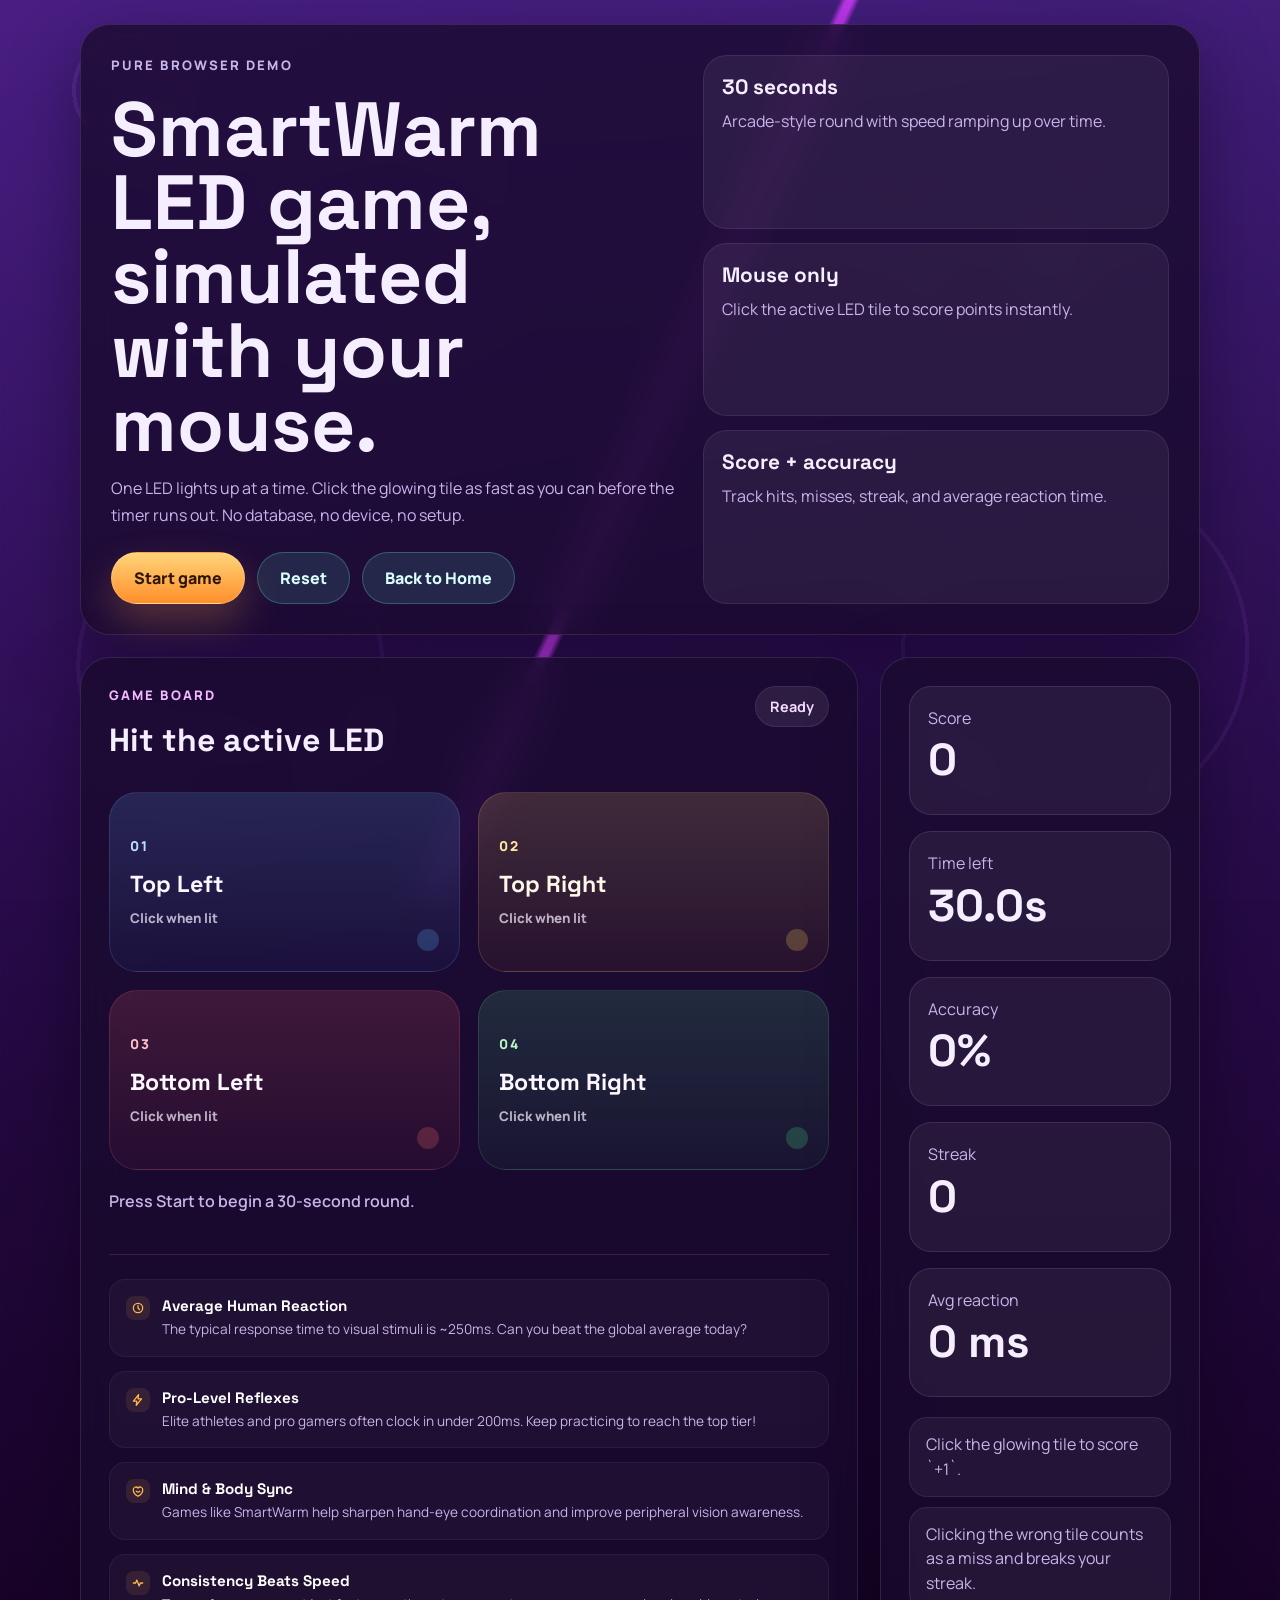
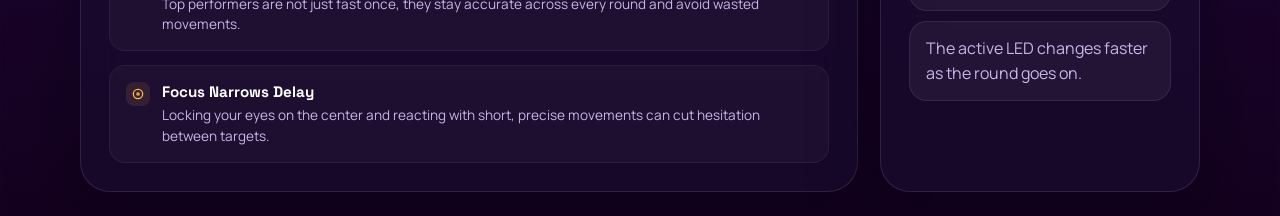
<file: mouse-sim.html>
<!DOCTYPE html>
<html lang="en">

<head>
  <meta charset="UTF-8">
  <meta name="viewport" content="width=device-width, initial-scale=1.0">
  <title>SmartWarm Mouse Simulator</title>
  <link rel="icon" type="image/x-icon" href="SmartWarm-LOGO.svg">
  <link rel="preconnect" href="https://fonts.googleapis.com">
  <link rel="preconnect" href="https://fonts.gstatic.com" crossorigin>
  <link
    href="https://fonts.googleapis.com/css2?family=Space+Grotesk:wght@400;500;700&family=Manrope:wght@400;500;600;700;800&display=swap"
    rel="stylesheet">
  <style>
    * {
      box-sizing: border-box;
      margin: 0;
      padding: 0;
    }

    :root {
      --bg-top: #3b1774;
      --bg-bottom: #14011f;
      --panel: rgba(25, 11, 45, 0.78);
      --panel-muted: rgba(255, 255, 255, 0.06);
      --text: #f5eefe;
      --muted: #c8b5ea;
      --accent: #ffb84d;
      --accent-strong: #ff8f2b;
      --teal: #5eead4;
      --line: rgba(232, 201, 255, 0.12);
      --shadow: 0 24px 70px rgba(7, 1, 16, 0.42);
    }

    body {
      min-height: 100vh;
      padding: 24px;
      font-family: "Manrope", sans-serif;
      color: var(--text);
      background:
        linear-gradient(145deg, rgba(114, 31, 191, 0.16), transparent 42%),
        linear-gradient(180deg, var(--bg-top) 0%, #2a0c4f 38%, var(--bg-bottom) 100%);
      position: relative;
      overflow-x: hidden;
    }

    body::before {
      content: "";
      position: fixed;
      inset: 0;
      pointer-events: none;
      z-index: -2;
      background:
        radial-gradient(circle at 12% 14%, rgba(255, 255, 255, 0.06) 0 34px, transparent 35px),
        radial-gradient(circle at 82% 28%, rgba(255, 255, 255, 0.05) 0 28px, transparent 29px),
        linear-gradient(115deg, transparent 0 49.4%, rgba(210, 60, 255, 0.9) 49.8%, rgba(210, 60, 255, 0.9) 50.2%, transparent 50.6%),
        linear-gradient(180deg, rgba(255, 255, 255, 0.03), rgba(255, 255, 255, 0.01));
      opacity: 0.95;
    }

    body::after {
      content: "";
      position: fixed;
      inset: 0;
      pointer-events: none;
      z-index: -1;
      opacity: 0.95;
      background-image:
        radial-gradient(circle at 10% 10%, transparent 0 52px, rgba(156, 89, 214, 0.22) 52px 56px, transparent 56px),
        radial-gradient(circle at 30% 28%, transparent 0 120px, rgba(156, 89, 214, 0.18) 120px 124px, transparent 124px),
        radial-gradient(circle at 78% 25%, transparent 0 96px, rgba(156, 89, 214, 0.16) 96px 100px, transparent 100px),
        radial-gradient(circle at 18% 74%, transparent 0 150px, rgba(156, 89, 214, 0.12) 150px 154px, transparent 154px),
        radial-gradient(circle at 84% 72%, transparent 0 170px, rgba(156, 89, 214, 0.13) 170px 174px, transparent 174px);
      background-size: cover;
    }

    .shell {
      width: min(1120px, 100%);
      margin: 0 auto;
      position: relative;
      z-index: 1;
    }

    .hero,
    .game-panel,
    .score-panel {
      background: var(--panel);
      color: var(--text);
      border-radius: 30px;
      border: 1px solid var(--line);
      backdrop-filter: blur(18px);
      box-shadow: var(--shadow);
    }

    .hero {
      display: grid;
      grid-template-columns: minmax(0, 1.1fr) minmax(260px, 0.9fr);
      gap: 22px;
      padding: 30px;
      margin-bottom: 22px;
      animation: demo-rise 620ms cubic-bezier(.22, .92, .2, 1) both;
    }

    .eyebrow {
      margin-bottom: 16px;
      color: #f1baff;
      font-size: 0.82rem;
      font-weight: 800;
      letter-spacing: 0.16em;
      text-transform: uppercase;
    }

    h1,
    h2,
    .hero-stat strong,
    .score-card strong {
      font-family: "Space Grotesk", sans-serif;
    }

    h1 {
      max-width: 10ch;
      margin-bottom: 14px;
      font-size: clamp(2.6rem, 6vw, 4.8rem);
      line-height: 0.96;
    }

    .hero p,
    .score-card span,
    .subtle,
    .status-line {
      color: var(--muted);
      line-height: 1.65;
    }

    .hero-actions {
      display: flex;
      flex-wrap: wrap;
      gap: 12px;
      margin-top: 24px;
    }

    button {
      border: 0;
      border-radius: 999px;
      padding: 14px 22px;
      font: inherit;
      font-weight: 800;
      cursor: pointer;
      transition: transform 160ms ease, box-shadow 160ms ease, opacity 160ms ease;
    }

    button:hover {
      transform: translateY(-1px);
    }

    .primary {
      background: linear-gradient(180deg, #ffd47a, var(--accent-strong));
      color: #2f1600;
      box-shadow: 0 18px 38px rgba(255, 163, 64, 0.26);
      border: 1px solid rgba(255, 255, 255, 0.18);
    }

    .secondary {
      background: rgba(94, 234, 212, 0.12);
      color: #d9fffb;
      border: 1px solid rgba(94, 234, 212, 0.28);
    }

    .hero-stats {
      display: grid;
      gap: 14px;
    }

    .hero-stat {
      padding: 18px;
      border-radius: 24px;
      background: rgba(255, 255, 255, 0.06);
      border: 1px solid rgba(255, 255, 255, 0.08);
    }

    .hero-stat strong {
      display: block;
      margin-bottom: 8px;
      font-size: 1.3rem;
    }

    .layout {
      display: grid;
      grid-template-columns: minmax(0, 1.1fr) 320px;
      gap: 22px;
    }

    .game-panel,
    .score-panel {
      padding: 28px;
      animation: demo-rise 720ms cubic-bezier(.22, .92, .2, 1) both;
    }

    .panel-head {
      display: flex;
      justify-content: space-between;
      align-items: flex-start;
      gap: 16px;
      margin-bottom: 24px;
    }

    .panel-head h2 {
      margin-bottom: 8px;
      font-size: 2rem;
    }

    .status-badge {
      padding: 10px 14px;
      border-radius: 999px;
      background: rgba(255, 255, 255, 0.08);
      color: #f6ddff;
      font-size: 0.9rem;
      font-weight: 700;
      white-space: nowrap;
      border: 1px solid rgba(255, 255, 255, 0.08);
    }

    .board {
      display: grid;
      grid-template-columns: repeat(2, minmax(0, 1fr));
      gap: 18px;
    }

    .fun-facts-container {
      margin-top: 40px;
      padding-top: 24px;
      border-top: 1px solid var(--line);
      display: grid;
      gap: 14px;
    }

    .fun-fact-card {
      padding: 16px;
      background: rgba(255, 255, 255, 0.03);
      border: 1px solid rgba(255, 255, 255, 0.05);
      border-radius: 16px;
      display: flex;
      gap: 12px;
      align-items: flex-start;
      transition: transform 0.2s ease, background 0.2s ease;
    }

    .fun-fact-card:hover {
      background: rgba(255, 255, 255, 0.05);
      transform: translateY(-2px);
    }

    .fun-fact-icon {
      width: 24px;
      height: 24px;
      flex-shrink: 0;
      color: var(--accent);
      background: rgba(255, 184, 77, 0.1);
      border-radius: 8px;
      display: flex;
      align-items: center;
      justify-content: center;
      font-size: 0.8rem;
    }

    .fun-fact-content h4 {
      font-family: "Space Grotesk", sans-serif;
      font-size: 0.95rem;
      margin-bottom: 4px;
      color: #fff;
    }

    .fun-fact-content p {
      font-size: 0.85rem;
      color: var(--muted);
      line-height: 1.5;
      margin: 0;
    }

    .led-pad {
      --pad-accent: rgba(255, 255, 255, 0.22);
      --pad-accent-strong: rgba(255, 255, 255, 0.9);
      --pad-surface: rgba(255, 255, 255, 0.08);
      --pad-surface-deep: rgba(255, 255, 255, 0.03);
      --pad-glow: rgba(255, 255, 255, 0.22);
      --pad-label: #d6b6fa;
      position: relative;
      min-height: 180px;
      padding: 20px;
      border-radius: 28px;
      background: linear-gradient(180deg, var(--pad-surface), var(--pad-surface-deep));
      color: #fdf8ff;
      border: 1px solid color-mix(in srgb, var(--pad-accent) 60%, rgba(255, 255, 255, 0.06));
      text-align: left;
      overflow: hidden;
    }

    .led-pad::after {
      content: "";
      position: absolute;
      inset: auto 20px 20px auto;
      width: 22px;
      height: 22px;
      border-radius: 50%;
      background: var(--pad-accent);
      transition: transform 160ms ease, background 160ms ease, box-shadow 160ms ease;
    }

    .led-pad span {
      display: block;
      margin-bottom: 14px;
      color: var(--pad-label);
      font-size: 0.85rem;
      letter-spacing: 0.16em;
      text-transform: uppercase;
    }

    .led-pad strong {
      display: block;
      font-size: 1.45rem;
      font-family: "Space Grotesk", sans-serif;
    }

    .led-pad small {
      display: block;
      margin-top: 10px;
      color: rgba(245, 238, 254, 0.72);
    }

    .led-pad.active {
      background: linear-gradient(180deg, color-mix(in srgb, var(--pad-accent-strong) 34%, #ffffff 8%), var(--pad-accent-strong));
      box-shadow: 0 0 0 2px rgba(255, 255, 255, 0.12), 0 0 46px var(--pad-glow);
      transform: translateY(-2px);
    }

    .led-pad.active::after {
      background: #fff3ec;
      box-shadow: 0 0 18px rgba(255, 255, 255, 0.8);
      transform: scale(1.15);
    }

    .led-pad[data-index="0"] {
      --pad-accent: rgba(96, 182, 255, 0.22);
      --pad-accent-strong: #3b82f6;
      --pad-surface: rgba(96, 182, 255, 0.16);
      --pad-surface-deep: rgba(59, 130, 246, 0.06);
      --pad-glow: rgba(59, 130, 246, 0.34);
      --pad-label: #bdddff;
    }

    .led-pad[data-index="1"] {
      --pad-accent: rgba(255, 213, 92, 0.22);
      --pad-accent-strong: #f59e0b;
      --pad-surface: rgba(255, 213, 92, 0.16);
      --pad-surface-deep: rgba(245, 158, 11, 0.06);
      --pad-glow: rgba(245, 158, 11, 0.34);
      --pad-label: #ffe7a6;
      color: #fff8e8;
    }

    .led-pad[data-index="2"] {
      --pad-accent: rgba(255, 110, 110, 0.22);
      --pad-accent-strong: #ef4444;
      --pad-surface: rgba(255, 110, 110, 0.16);
      --pad-surface-deep: rgba(239, 68, 68, 0.06);
      --pad-glow: rgba(239, 68, 68, 0.34);
      --pad-label: #ffc1c1;
    }

    .led-pad[data-index="3"] {
      --pad-accent: rgba(74, 222, 128, 0.22);
      --pad-accent-strong: #22c55e;
      --pad-surface: rgba(74, 222, 128, 0.16);
      --pad-surface-deep: rgba(34, 197, 94, 0.06);
      --pad-glow: rgba(34, 197, 94, 0.34);
      --pad-label: #baf5c9;
    }

    .led-pad.miss {
      animation: shake 220ms ease;
    }

    .status-line {
      margin-top: 18px;
      min-height: 26px;
      font-weight: 600;
    }

    .score-panel {
      display: grid;
      align-content: start;
      gap: 16px;
      animation-delay: 100ms;
    }

    .score-card {
      padding: 18px;
      border-radius: 22px;
      background: var(--panel-muted);
      border: 1px solid var(--line);
      transition: transform 180ms ease, border-color 180ms ease, box-shadow 180ms ease;
    }

    .score-card:hover {
      transform: translateY(-3px);
      border-color: rgba(255, 255, 255, 0.16);
      box-shadow: 0 14px 28px rgba(8, 2, 18, 0.18);
    }

    .score-card strong {
      display: block;
      margin-bottom: 8px;
      font-size: clamp(1.8rem, 4vw, 2.8rem);
    }

    .score-card strong.is-updating {
      animation: stat-bump 280ms ease;
    }

    .score-card span {
      display: block;
    }

    .hint-list {
      display: grid;
      gap: 10px;
      margin-top: 4px;
    }

    .hint {
      padding: 14px 16px;
      border-radius: 18px;
      background: rgba(255, 255, 255, 0.05);
      color: var(--muted);
      line-height: 1.55;
      border: 1px solid rgba(255, 255, 255, 0.08);
    }

    @keyframes shake {
      0% {
        transform: translateX(0);
      }

      30% {
        transform: translateX(-4px);
      }

      60% {
        transform: translateX(4px);
      }

      100% {
        transform: translateX(0);
      }
    }

    @keyframes demo-rise {
      from {
        opacity: 0;
        transform: translateY(22px) scale(0.985);
      }

      to {
        opacity: 1;
        transform: translateY(0) scale(1);
      }
    }

    @keyframes stat-bump {
      0% {
        transform: translateY(0) scale(1);
        filter: none;
      }

      45% {
        transform: translateY(-3px) scale(1.04);
        filter: drop-shadow(0 0 18px rgba(255, 196, 87, 0.3));
      }

      100% {
        transform: translateY(0) scale(1);
        filter: none;
      }
    }

    @media (prefers-reduced-motion: reduce) {
      .hero,
      .game-panel,
      .score-panel,
      .score-card strong.is-updating {
        animation: none !important;
      }

      .score-card,
      .score-card:hover {
        transition: none !important;
        transform: none !important;
      }
    }

    /* -- Promo Modal -- */
    .promo-overlay {
      position: fixed;
      inset: 0;
      z-index: 100;
      display: grid;
      place-items: center;
      background: rgba(10, 2, 20, 0.78);
      backdrop-filter: blur(14px);
      opacity: 0;
      pointer-events: none;
      transition: opacity 280ms ease;
    }

    .promo-overlay.is-visible {
      opacity: 1;
      pointer-events: auto;
    }

    .promo-card {
      width: min(520px, calc(100vw - 36px));
      padding: 40px;
      border-radius: 28px;
      border: 1px solid rgba(255, 255, 255, 0.12);
      background: linear-gradient(180deg, rgba(42, 18, 72, 0.95), rgba(20, 6, 38, 0.95));
      box-shadow: 0 32px 80px rgba(6, 1, 14, 0.5);
      text-align: center;
      transform: translateY(20px) scale(0.95);
      transition: transform 280ms cubic-bezier(.2, .89, .23, 1), opacity 280ms ease;
    }

    .promo-overlay.is-visible .promo-card {
      transform: translateY(0) scale(1);
    }

    .promo-offer {
      display: inline-flex;
      align-items: center;
      gap: 10px;
      margin-bottom: 16px;
      padding: 10px 16px;
      border-radius: 999px;
      background: linear-gradient(180deg, rgba(255, 212, 122, 0.24), rgba(255, 143, 43, 0.18));
      border: 1px solid rgba(255, 212, 122, 0.34);
      box-shadow: 0 12px 30px rgba(255, 163, 64, 0.18);
      color: #fff0c4;
      font-size: 0.88rem;
      font-weight: 800;
      letter-spacing: 0.08em;
      text-transform: uppercase;
    }

    .promo-offer strong {
      font-family: "Space Grotesk", sans-serif;
      font-size: 1.05rem;
      color: #fff;
    }

    .promo-card h3 {
      font-family: "Space Grotesk", sans-serif;
      font-size: 1.8rem;
      margin-bottom: 12px;
      background: linear-gradient(180deg, #fff, #ffd47a);
      -webkit-background-clip: text;
      -webkit-text-fill-color: transparent;
    }

    .promo-price {
      margin: -2px 0 18px;
      font-family: "Space Grotesk", sans-serif;
      font-size: 1.75rem;
      font-weight: 700;
      color: #ffd47a;
      letter-spacing: 0.03em;
      text-shadow: 0 0 20px rgba(255, 196, 87, 0.28);
    }

    .promo-note {
      margin-top: 14px;
      color: #ffd9a3;
      font-size: 0.92rem;
      line-height: 1.55;
    }

    .promo-card p {
      color: var(--muted);
      line-height: 1.6;
      font-size: 1.05rem;
      margin-bottom: 32px;
    }

    .promo-actions {
      display: grid;
      gap: 12px;
    }

    @media (max-width: 920px) {

      .hero,
      .layout {
        grid-template-columns: 1fr;
      }
    }

    @media (max-width: 640px) {
      body {
        padding: 12px;
      }

      h1 {
        max-width: none;
        font-size: clamp(2.15rem, 10vw, 3.1rem);
      }

      .hero,
      .game-panel,
      .score-panel {
        padding: 18px;
        border-radius: 24px;
      }

      .panel-head {
        flex-direction: column;
        gap: 12px;
        margin-bottom: 18px;
      }

      .panel-head h2 {
        font-size: 1.85rem;
        line-height: 1.02;
      }

      .board {
        grid-template-columns: 1fr;
        gap: 14px;
      }

      .fun-fact-card {
        flex-direction: column;
      }

      .hero-actions {
        flex-direction: column;
        gap: 10px;
        margin-top: 18px;
      }

      button {
        width: 100%;
        padding: 13px 16px;
        font-size: 0.98rem;
      }

      .status-badge {
        padding: 8px 12px;
        font-size: 0.84rem;
      }

      .led-pad {
        min-height: 148px;
        padding: 18px;
      }

      .led-pad strong {
        font-size: 1.2rem;
      }

      .led-pad small {
        margin-top: 8px;
      }

      .score-panel {
        gap: 12px;
      }

      .score-card {
        padding: 16px;
        border-radius: 18px;
      }

      .score-card strong {
        font-size: clamp(1.45rem, 7vw, 2rem);
      }

      .hint {
        padding: 12px 14px;
        border-radius: 16px;
      }

      .promo-card {
        padding: 28px 22px;
      }
    }
  </style>
</head>

<body>
  <div class="shell">
    <section class="hero">
      <div>
        <p class="eyebrow">Pure browser demo</p>
        <h1>SmartWarm LED game, simulated with your mouse.</h1>
        <p>
          One LED lights up at a time. Click the glowing tile as fast as you can
          before the timer runs out. No database, no device, no setup.
        </p>

        <div class="hero-actions">
          <button class="primary" id="startButton" type="button">Start game</button>
          <button class="secondary" id="resetButton" type="button">Reset</button>
          <button class="secondary" onclick="window.location.href='index.html'" type="button">Back to Home</button>
        </div>
      </div>

      <div class="hero-stats">
        <article class="hero-stat">
          <strong>30 seconds</strong>
          <p class="subtle">Arcade-style round with speed ramping up over time.</p>
        </article>
        <article class="hero-stat">
          <strong>Mouse only</strong>
          <p class="subtle">Click the active LED tile to score points instantly.</p>
        </article>
        <article class="hero-stat">
          <strong>Score + accuracy</strong>
          <p class="subtle">Track hits, misses, streak, and average reaction time.</p>
        </article>
      </div>
    </section>

    <section class="layout">
      <div class="game-panel">
        <div class="panel-head">
          <div>
            <p class="eyebrow">Game board</p>
            <h2>Hit the active LED</h2>
          </div>
          <div class="status-badge" id="roundState">Ready</div>
        </div>

        <div class="board" id="board">
          <button class="led-pad" data-index="0" type="button">
            <span>01</span>
            <strong>Top Left</strong>
            <small>Click when lit</small>
          </button>
          <button class="led-pad" data-index="1" type="button">
            <span>02</span>
            <strong>Top Right</strong>
            <small>Click when lit</small>
          </button>
          <button class="led-pad" data-index="2" type="button">
            <span>03</span>
            <strong>Bottom Left</strong>
            <small>Click when lit</small>
          </button>
          <button class="led-pad" data-index="3" type="button">
            <span>04</span>
            <strong>Bottom Right</strong>
            <small>Click when lit</small>
          </button>
        </div>

        <p class="status-line" id="statusLine">Press Start to begin a 30-second round.</p>

        <div class="fun-facts-container">
          <div class="fun-fact-card">
            <div class="fun-fact-icon" aria-hidden="true">
              <svg width="14" height="14" viewBox="0 0 24 24" fill="none" stroke="currentColor" stroke-width="2.2" stroke-linecap="round" stroke-linejoin="round">
                <circle cx="12" cy="12" r="8"></circle>
                <path d="M12 8v4l2.5 2.5"></path>
              </svg>
            </div>
            <div class="fun-fact-content">
              <h4>Average Human Reaction</h4>
              <p>The typical response time to visual stimuli is ~250ms. Can you beat the global average today?</p>
            </div>
          </div>
          <div class="fun-fact-card">
            <div class="fun-fact-icon" aria-hidden="true">
              <svg width="14" height="14" viewBox="0 0 24 24" fill="none" stroke="currentColor" stroke-width="2.2" stroke-linecap="round" stroke-linejoin="round">
                <path d="M13 3 4 14h6l-1 7 9-11h-6l1-7Z"></path>
              </svg>
            </div>
            <div class="fun-fact-content">
              <h4>Pro-Level Reflexes</h4>
              <p>Elite athletes and pro gamers often clock in under 200ms. Keep practicing to reach the top tier!</p>
            </div>
          </div>
          <div class="fun-fact-card">
            <div class="fun-fact-icon" aria-hidden="true">
              <svg width="14" height="14" viewBox="0 0 24 24" fill="none" stroke="currentColor" stroke-width="2.2" stroke-linecap="round" stroke-linejoin="round">
                <path d="M12 21c4.97-2.77 8-6.44 8-10.5A4.5 4.5 0 0 0 12 7a4.5 4.5 0 0 0-8 3.5C4 14.56 7.03 18.23 12 21Z"></path>
                <path d="M9 12.5c1 .8 1.8 1.3 3 1.3s2-.5 3-1.3"></path>
              </svg>
            </div>
            <div class="fun-fact-content">
              <h4>Mind & Body Sync</h4>
              <p>Games like SmartWarm help sharpen hand-eye coordination and improve peripheral vision awareness.</p>
            </div>
          </div>
          <div class="fun-fact-card">
            <div class="fun-fact-icon" aria-hidden="true">
              <svg width="14" height="14" viewBox="0 0 24 24" fill="none" stroke="currentColor" stroke-width="2.2" stroke-linecap="round" stroke-linejoin="round">
                <path d="M4 12h4l2-5 4 10 2-5h4"></path>
              </svg>
            </div>
            <div class="fun-fact-content">
              <h4>Consistency Beats Speed</h4>
              <p>Top performers are not just fast once, they stay accurate across every round and avoid wasted movements.</p>
            </div>
          </div>
          <div class="fun-fact-card">
            <div class="fun-fact-icon" aria-hidden="true">
              <svg width="14" height="14" viewBox="0 0 24 24" fill="none" stroke="currentColor" stroke-width="2.2" stroke-linecap="round" stroke-linejoin="round">
                <circle cx="12" cy="12" r="8"></circle>
                <circle cx="12" cy="12" r="2"></circle>
              </svg>
            </div>
            <div class="fun-fact-content">
              <h4>Focus Narrows Delay</h4>
              <p>Locking your eyes on the center and reacting with short, precise movements can cut hesitation between targets.</p>
            </div>
          </div>
        </div>
      </div>

      <aside class="score-panel">
        <div class="score-card">
          <span>Score</span>
          <strong id="scoreValue">0</strong>
        </div>
        <div class="score-card">
          <span>Time left</span>
          <strong id="timeValue">30.0s</strong>
        </div>
        <div class="score-card">
          <span>Accuracy</span>
          <strong id="accuracyValue">0%</strong>
        </div>
        <div class="score-card">
          <span>Streak</span>
          <strong id="streakValue">0</strong>
        </div>
        <div class="score-card">
          <span>Avg reaction</span>
          <strong id="reactionValue">0 ms</strong>
        </div>

        <div class="hint-list">
          <div class="hint">Click the glowing tile to score `+1`.</div>
          <div class="hint">Clicking the wrong tile counts as a miss and breaks your streak.</div>
          <div class="hint">The active LED changes faster as the round goes on.</div>
        </div>
      </aside>
    </section>
  </div>

  <!-- Promo Modal -->
  <div class="promo-overlay" id="promoOverlay">
    <div class="promo-card">
      <div class="promo-offer">
        <strong>-15%</strong>
        <span>Demo Day Promo</span>
      </div>
      <h3>Love the demo?</h3>
      <div class="promo-price">RM320.00</div>
      <p>Experience the thrill in real life. Order your SmartWarm LED console today and challenge your friends!</p>
      <p class="promo-note">Claim an exclusive 15% event discount when you place your order after trying the demo.</p>
      <div class="promo-actions">
        <button class="primary" onclick="window.location.href='contact.html'">Order Console Now</button>
        <button class="secondary" onclick="closePromoModal()">Play Again</button>
        <button class="secondary" onclick="window.location.href='index.html'">Back to Home</button>
      </div>
    </div>
  </div>

  <script>
    const GAME_LENGTH_MS = 30000;
    const pads = Array.from(document.querySelectorAll(".led-pad"));
    const startButton = document.getElementById("startButton");
    const resetButton = document.getElementById("resetButton");
    const roundState = document.getElementById("roundState");
    const statusLine = document.getElementById("statusLine");

    const scoreValue = document.getElementById("scoreValue");
    const timeValue = document.getElementById("timeValue");
    const accuracyValue = document.getElementById("accuracyValue");
    const streakValue = document.getElementById("streakValue");
    const reactionValue = document.getElementById("reactionValue");

    let gameActive = false;
    let activeIndex = -1;
    let score = 0;
    let hits = 0;
    let misses = 0;
    let streak = 0;
    let totalReaction = 0;
    let lightStartedAt = 0;
    let roundStartedAt = 0;
    let roundTimer = null;
    let nextLightTimer = null;
    const statAnimations = new WeakMap();

    function animateMetric(element, nextValue, { suffix = "", decimals = 0, immediate = false } = {}) {
      if (!element) return;

      const currentValue = Number(element.dataset.value ?? 0);
      const safeValue = Number.isFinite(nextValue) ? nextValue : 0;

      if (immediate) {
        element.dataset.value = String(safeValue);
        element.textContent = `${decimals > 0 ? safeValue.toFixed(decimals) : Math.round(safeValue)}${suffix}`;
        return;
      }

      if (currentValue === safeValue) {
        element.textContent = `${decimals > 0 ? safeValue.toFixed(decimals) : Math.round(safeValue)}${suffix}`;
        return;
      }

      const existingFrame = statAnimations.get(element);
      if (existingFrame) {
        cancelAnimationFrame(existingFrame);
      }

      element.classList.remove("is-updating");
      void element.offsetWidth;
      element.classList.add("is-updating");

      const startValue = currentValue;
      const startTime = performance.now();
      const duration = 240;

      const render = (value) => {
        element.textContent = `${decimals > 0 ? value.toFixed(decimals) : Math.round(value)}${suffix}`;
      };

      const step = (now) => {
        const progress = Math.min((now - startTime) / duration, 1);
        const eased = 1 - Math.pow(1 - progress, 3);
        const value = startValue + (safeValue - startValue) * eased;
        render(value);

        if (progress < 1) {
          statAnimations.set(element, requestAnimationFrame(step));
          return;
        }

        element.dataset.value = String(safeValue);
        render(safeValue);
        statAnimations.delete(element);
      };

      statAnimations.set(element, requestAnimationFrame(step));
      window.setTimeout(() => {
        element.classList.remove("is-updating");
      }, 280);
    }

    function updateStats(immediate = false) {
      const attempts = hits + misses;
      const accuracy = attempts ? Math.round((hits / attempts) * 100) : 0;
      const averageReaction = hits ? Math.round(totalReaction / hits) : 0;

      animateMetric(scoreValue, score, { immediate });
      animateMetric(accuracyValue, accuracy, { suffix: "%", immediate });
      animateMetric(streakValue, streak, { immediate });
      animateMetric(reactionValue, averageReaction, { suffix: " ms", immediate });
    }

    function updateTime() {
      if (!gameActive) {
        return;
      }

      const elapsed = Date.now() - roundStartedAt;
      const remaining = Math.max(0, GAME_LENGTH_MS - elapsed);
      timeValue.textContent = `${(remaining / 1000).toFixed(1)}s`;

      if (remaining <= 0) {
        finishGame();
      }
    }

    function clearActivePad() {
      pads.forEach((pad) => pad.classList.remove("active"));
      activeIndex = -1;
    }

    function getSpawnDelay() {
      const elapsed = Date.now() - roundStartedAt;
      const progress = Math.min(elapsed / GAME_LENGTH_MS, 1);
      return Math.max(420, 980 - progress * 420);
    }

    function activateRandomPad() {
      if (!gameActive) {
        return;
      }

      let nextIndex = Math.floor(Math.random() * pads.length);
      if (pads.length > 1 && nextIndex === activeIndex) {
        nextIndex = (nextIndex + 1) % pads.length;
      }

      clearActivePad();
      activeIndex = nextIndex;
      pads[activeIndex].classList.add("active");
      lightStartedAt = Date.now();
      statusLine.textContent = "Hit the glowing LED before it changes.";

      clearTimeout(nextLightTimer);
      nextLightTimer = setTimeout(activateRandomPad, getSpawnDelay());
    }

    function finishGame() {
      gameActive = false;
      clearTimeout(nextLightTimer);
      clearInterval(roundTimer);
      clearActivePad();
      roundState.textContent = "Finished";
      timeValue.textContent = "0.0s";
      statusLine.textContent = `Round complete. Final score: ${score}. Press Start to play again.`;

      // Delay modal pop slightly so user sees their final score register
      setTimeout(() => {
        document.getElementById('promoOverlay').classList.add('is-visible');
      }, 800);
    }

    function closePromoModal() {
      document.getElementById('promoOverlay').classList.remove('is-visible');
      resetGame();
    }

    function resetGame() {
      gameActive = false;
      clearTimeout(nextLightTimer);
      clearInterval(roundTimer);

      activeIndex = -1;
      score = 0;
      hits = 0;
      misses = 0;
      streak = 0;
      totalReaction = 0;
      lightStartedAt = 0;
      roundStartedAt = 0;

      clearActivePad();
      roundState.textContent = "Ready";
      statusLine.textContent = "Press Start to begin a 30-second round.";
      timeValue.textContent = "30.0s";
      updateStats(true);
    }

    function startGame() {
      resetGame();
      gameActive = true;
      roundStartedAt = Date.now();
      roundState.textContent = "Live";
      statusLine.textContent = "Go! Click the active LED as quickly as you can.";
      updateTime();
      activateRandomPad();
      roundTimer = setInterval(updateTime, 100);
    }

    pads.forEach((pad) => {
      pad.addEventListener("click", () => {
        const clickedIndex = Number(pad.dataset.index);

        if (!gameActive) {
          statusLine.textContent = "Start a round first, then click the active LED.";
          return;
        }

        if (clickedIndex === activeIndex) {
          score += 1;
          hits += 1;
          streak += 1;
          totalReaction += Date.now() - lightStartedAt;
          updateStats();
          statusLine.textContent = `Nice hit. Current streak: ${streak}.`;
          activateRandomPad();
          return;
        }

        misses += 1;
        streak = 0;
        updateStats();
        pad.classList.add("miss");
        setTimeout(() => pad.classList.remove("miss"), 240);
        statusLine.textContent = "Wrong LED. Find the glowing tile.";
      });
    });

    startButton.addEventListener("click", startGame);
    resetButton.addEventListener("click", resetGame);

    resetGame();
  </script>
</body>

</html>
</file>
